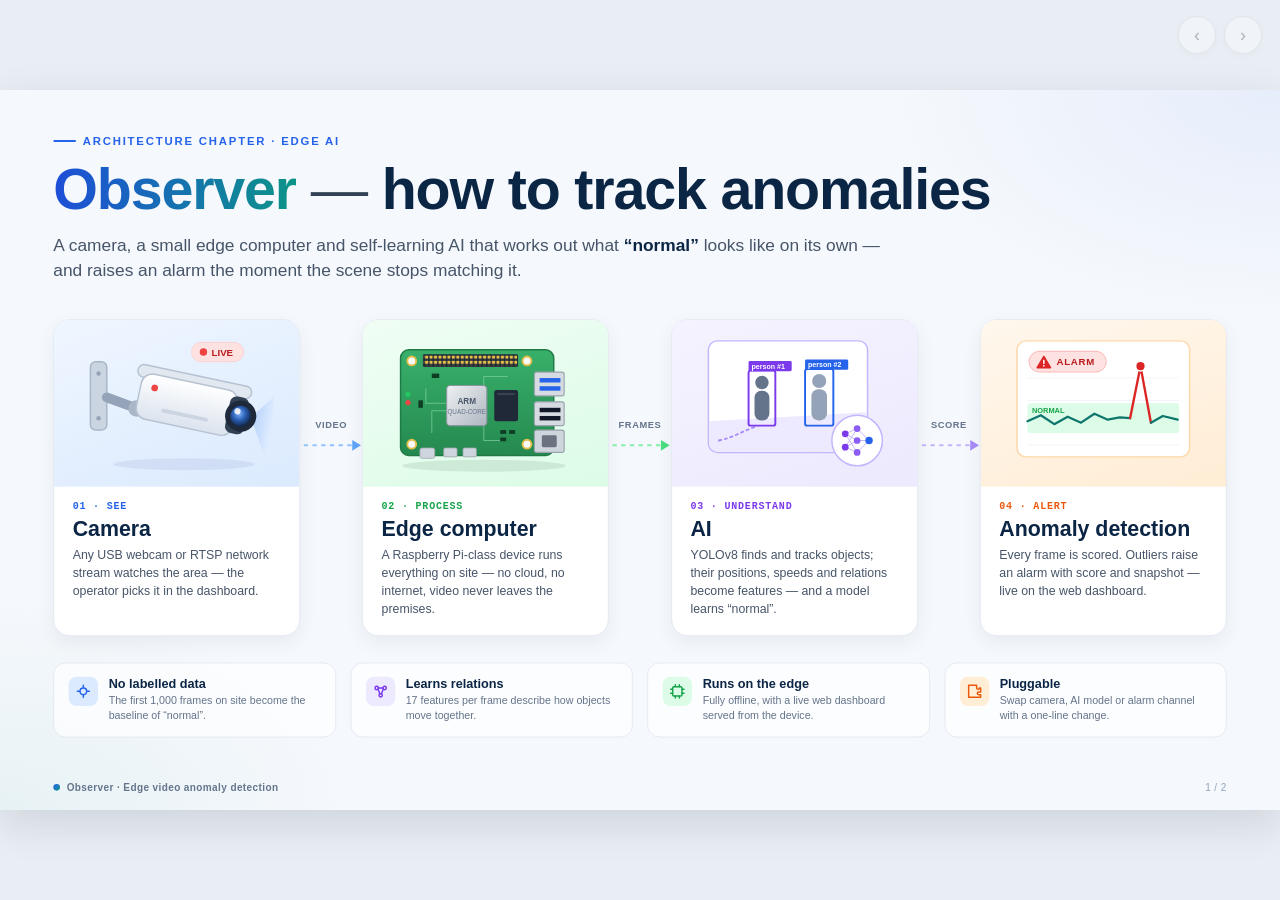
<file: Observer/Documents/Observer-Architecture-Slides.html>
<!DOCTYPE html>
<html lang="en">
<head>
<meta charset="UTF-8">
<meta name="viewport" content="width=device-width, initial-scale=1.0">
<title>Observer — how to track anomalies</title>
<style>
  :root{
    --bg:#f5f8fc;
    --card:#ffffff;
    --line:#dbe3ee;
    --navy:#0b2545;
    --text:#1e293b;
    --dim:#64748b;
    --blue:#2563eb;
    --violet:#7c3aed;
    --teal:#0d9488;
    --orange:#ea580c;
    --red:#dc2626;
    --cyan:#0891b2;
    --mono:"Cascadia Code",Consolas,"Courier New",monospace;
  }
  *{box-sizing:border-box;}
  html,body{margin:0;height:100%;overflow:hidden;background:#e9eef5;
    font-family:"Segoe UI",-apple-system,BlinkMacSystemFont,Roboto,Helvetica,Arial,sans-serif;color:var(--text);}
  .viewport{position:fixed;inset:0;display:flex;align-items:center;justify-content:center;}
  .stage{position:relative;width:1920px;height:1080px;flex:none;transform-origin:center center;
    background:
      radial-gradient(900px 520px at 100% 0%, rgba(37,99,235,.07), transparent 65%),
      radial-gradient(800px 480px at 0% 100%, rgba(13,148,136,.06), transparent 65%),
      var(--bg);
    box-shadow:0 20px 60px rgba(15,23,42,.12);overflow:hidden;}
  .slide{position:absolute;inset:0;padding:64px 80px 0;opacity:0;visibility:hidden;
    transition:opacity .45s ease, transform .45s ease;transform:translateX(30px);}
  .slide.active{opacity:1;visibility:visible;transform:none;}
  .slide.prev{transform:translateX(-30px);}

  .eyebrow{display:inline-flex;align-items:center;gap:10px;font-size:17px;font-weight:600;letter-spacing:.16em;
    text-transform:uppercase;color:var(--blue);}
  .eyebrow::before{content:"";width:34px;height:3px;border-radius:2px;background:var(--blue);}
  h1{margin:18px 0 0;font-size:86px;line-height:1.02;font-weight:800;color:var(--navy);letter-spacing:-.02em;}
  h1 .accent{background:linear-gradient(90deg,#1d4ed8,#0d9488);-webkit-background-clip:text;background-clip:text;color:transparent;}
  h1 .thin{font-weight:300;color:#334155;}
  h2{margin:12px 0 0;font-size:52px;line-height:1.05;font-weight:800;color:var(--navy);letter-spacing:-.015em;}
  .lead{margin:22px 0 0;max-width:1250px;font-size:26px;line-height:1.45;color:#475569;}
  .lead b{color:var(--navy);}

  .footer{position:absolute;left:80px;right:80px;bottom:26px;display:flex;justify-content:space-between;
    align-items:center;font-size:15px;color:#94a3b8;letter-spacing:.04em;}
  .footer .brand{display:flex;align-items:center;gap:10px;font-weight:600;color:#64748b;}
  .footer .brand i{width:10px;height:10px;border-radius:50%;background:linear-gradient(135deg,#2563eb,#0d9488);}

  /* ---------- slide 1: flow ---------- */
  .flow{display:flex;align-items:stretch;justify-content:space-between;margin-top:54px;}
  .step{width:370px;background:var(--card);border:1px solid var(--line);border-radius:24px;
    box-shadow:0 10px 30px rgba(15,23,42,.06);overflow:hidden;display:flex;flex-direction:column;}
  .step .art{height:250px;display:flex;align-items:center;justify-content:center;position:relative;}
  .step .art svg{width:290px;height:224px;}
  .step.s1 .art{background:linear-gradient(160deg,#eff6ff,#dbeafe);}
  .step.s2 .art{background:linear-gradient(160deg,#f0fdf4,#dcfce7);}
  .step.s3 .art{background:linear-gradient(160deg,#f5f3ff,#ede9fe);}
  .step.s4 .art{background:linear-gradient(160deg,#fff7ed,#ffedd5);}
  .step .body{padding:22px 28px 26px;}
  .step .num{font-family:var(--mono);font-size:15px;font-weight:700;letter-spacing:.08em;}
  .s1 .num{color:var(--blue);} .s2 .num{color:#16a34a;} .s3 .num{color:var(--violet);} .s4 .num{color:var(--orange);}
  .step h3{margin:6px 0 8px;font-size:32px;font-weight:750;color:var(--navy);}
  .step p{margin:0;font-size:18.5px;line-height:1.45;color:#475569;}
  .connector{flex:1;display:flex;flex-direction:column;align-items:center;justify-content:center;
    padding-bottom:120px;gap:8px;}
  .connector span{font-size:14px;font-weight:600;color:#64748b;letter-spacing:.06em;text-transform:uppercase;white-space:nowrap;}
  .connector svg{width:100%;height:30px;overflow:visible;}
  .dash{stroke-dasharray:7 7;animation:dash 1.2s linear infinite;}
  @keyframes dash{to{stroke-dashoffset:-28;}}

  .highlights{display:grid;grid-template-columns:repeat(4,1fr);gap:22px;margin-top:40px;}
  .hl{display:flex;gap:16px;align-items:flex-start;padding:20px 22px;background:rgba(255,255,255,.7);
    border:1px solid var(--line);border-radius:18px;}
  .hl .ico{flex:none;width:44px;height:44px;border-radius:12px;display:flex;align-items:center;justify-content:center;}
  .hl .ico svg{width:24px;height:24px;}
  .hl b{display:block;font-size:19px;color:var(--navy);margin-bottom:3px;}
  .hl span{font-size:16px;line-height:1.4;color:#64748b;}

  /* ---------- slide 2: architecture ---------- */
  .s2head{display:flex;justify-content:space-between;align-items:flex-end;}
  .s2head .sub{margin:10px 0 0;font-size:21px;color:#475569;}
  .legend{display:flex;gap:26px;font-size:15px;color:#475569;padding-bottom:6px;}
  .legend div{display:flex;align-items:center;gap:8px;}
  .arch{display:block;width:1760px;height:auto;margin-top:22px;}
  .arch text{font-family:"Segoe UI",-apple-system,Roboto,Helvetica,Arial,sans-serif;}
  .arch .mono{font-family:var(--mono);}

  /* ---------- animations ---------- */
  .blink{animation:blink 1.4s ease-in-out infinite;}
  @keyframes blink{50%{opacity:.25;}}
  .pulse{transform-box:fill-box;transform-origin:center;animation:pulse 1.8s ease-out infinite;}
  @keyframes pulse{from{transform:scale(1);opacity:.7;}to{transform:scale(3.4);opacity:0;}}
  .flowdot{animation:flowdot 2.4s linear infinite;}

  /* ---------- nav ---------- */
  .nav{position:fixed;right:18px;top:16px;display:flex;gap:8px;z-index:5;opacity:.35;transition:opacity .2s;}
  .nav:hover{opacity:1;}
  .nav button{width:38px;height:38px;border-radius:50%;border:1px solid #cbd5e1;background:#fff;color:#334155;
    font-size:18px;cursor:pointer;box-shadow:0 2px 8px rgba(15,23,42,.08);}
  .nav button:hover{background:#eff6ff;}

  @media print{
    @page{size:1920px 1080px;margin:0;}
    html,body{overflow:visible;background:#fff;}
    .viewport{position:static;display:block;}
    .stage{transform:none!important;box-shadow:none;height:auto;background:none;}
    .slide{position:relative;opacity:1;visibility:visible;transform:none;height:1080px;page-break-after:always;
      background:radial-gradient(900px 520px at 100% 0%, rgba(37,99,235,.07), transparent 65%),var(--bg);}
    .nav{display:none;}
  }
</style>
</head>
<body>
<div class="viewport">
<div class="stage" id="stage">

<!-- ===================== SLIDE 1 ===================== -->
<section class="slide">
  <div class="eyebrow">Architecture Chapter · Edge AI</div>
  <h1><span class="accent">Observer</span> <span class="thin">—</span> how to track anomalies</h1>
  <p class="lead">A camera, a small edge computer and self-learning AI that works out what <b>“normal”</b> looks like
    on its own — and raises an alarm the moment the scene stops matching it.</p>

  <div class="flow">
    <!-- 1. Camera -->
    <div class="step s1">
      <div class="art">
        <svg viewBox="0 0 260 200" aria-label="Camera">
          <defs>
            <linearGradient id="camBody" x1="0" y1="0" x2="0" y2="1"><stop offset="0" stop-color="#ffffff"/><stop offset="1" stop-color="#dbe3ee"/></linearGradient>
            <radialGradient id="lens" cx=".4" cy=".4" r=".7"><stop offset="0" stop-color="#7fb2ff"/><stop offset=".45" stop-color="#2b5fb4"/><stop offset="1" stop-color="#0b1a30"/></radialGradient>
            <linearGradient id="fov" x1="0" y1="0" x2="1" y2="0"><stop offset="0" stop-color="#3b82f6" stop-opacity=".28"/><stop offset="1" stop-color="#3b82f6" stop-opacity="0"/></linearGradient>
          </defs>
          <ellipse cx="140" cy="182" rx="95" ry="8" fill="#1e3a8a" opacity=".08"/>
          <rect x="14" y="44" width="22" height="92" rx="7" fill="#cbd5e1" stroke="#a9b6c8" stroke-width="2"/>
          <circle cx="25" cy="60" r="3" fill="#94a3b8"/><circle cx="25" cy="120" r="3" fill="#94a3b8"/>
          <path d="M36 92 L74 106" stroke="#94a3b8" stroke-width="13" stroke-linecap="round"/>
          <circle cx="76" cy="107" r="11" fill="#a9b6c8"/>
          <g transform="rotate(12 140 100)">
            <polygon points="232,100 262,58 262,150" fill="url(#fov)"/>
            <rect x="70" y="60" width="156" height="17" rx="8.5" fill="#e2e8f0" stroke="#b6c2d1" stroke-width="2"/>
            <rect x="78" y="70" width="132" height="62" rx="15" fill="url(#camBody)" stroke="#b6c2d1" stroke-width="2"/>
            <rect x="200" y="76" width="26" height="50" rx="9" fill="#334155"/>
            <circle cx="218" cy="101" r="21" fill="#1e293b"/>
            <circle cx="218" cy="101" r="14" fill="url(#lens)"/>
            <circle cx="212.5" cy="95.5" r="4.2" fill="#fff" opacity=".85"/>
            <circle cx="97" cy="88" r="4.5" fill="#ef4444" class="blink"/>
            <rect x="112" y="113" width="64" height="5" rx="2.5" fill="#cbd5e1"/>
          </g>
          <g transform="translate(150 18)">
            <rect width="70" height="26" rx="13" fill="#fee2e2" stroke="#fecaca"/>
            <circle cx="16" cy="13" r="5" fill="#ef4444" class="blink"/>
            <text x="27" y="18" font-size="13" font-weight="700" fill="#b91c1c" font-family="Segoe UI,Arial">LIVE</text>
          </g>
        </svg>
      </div>
      <div class="body">
        <div class="num">01 · SEE</div>
        <h3>Camera</h3>
        <p>Any USB webcam or RTSP network stream watches the area — the operator picks it in the dashboard.</p>
      </div>
    </div>

    <div class="connector">
      <span>video</span>
      <svg viewBox="0 0 100 30" preserveAspectRatio="none"><line x1="6" y1="15" x2="84" y2="15" stroke="#93c5fd" stroke-width="3" class="dash"/><polygon points="84,7 98,15 84,23" fill="#60a5fa"/></svg>
    </div>

    <!-- 2. Edge computer -->
    <div class="step s2">
      <div class="art">
        <svg viewBox="0 0 260 200" aria-label="Edge computer board">
          <defs>
            <pattern id="pins" width="6" height="7" patternUnits="userSpaceOnUse"><rect x="1" y="1" width="4" height="4" rx=".6" fill="#e4bd4a"/></pattern>
            <linearGradient id="soc" x1="0" y1="0" x2="1" y2="1"><stop offset="0" stop-color="#eef1f4"/><stop offset="1" stop-color="#aeb6bf"/></linearGradient>
            <linearGradient id="pcb" x1="0" y1="0" x2="0" y2="1"><stop offset="0" stop-color="#38b06a"/><stop offset="1" stop-color="#25894f"/></linearGradient>
          </defs>
          <ellipse cx="128" cy="184" rx="110" ry="8" fill="#14532d" opacity=".1"/>
          <rect x="16" y="28" width="206" height="142" rx="11" fill="url(#pcb)" stroke="#1f7a45" stroke-width="2"/>
          <g fill="#f8fafc" stroke="#e4bd4a" stroke-width="2.5">
            <circle cx="31" cy="43" r="6"/><circle cx="31" cy="155" r="6"/><circle cx="186" cy="43" r="6"/><circle cx="186" cy="155" r="6"/>
          </g>
          <rect x="46" y="34" width="128" height="17" rx="2" fill="#1f2937"/>
          <rect x="47" y="35" width="126" height="15" fill="url(#pins)"/>
          <g stroke="#7dd3a0" stroke-width="1.4" fill="none" opacity=".7">
            <path d="M80 110 H58 V140"/><path d="M80 100 H50 V80"/><path d="M128 128 V150 H150"/><path d="M128 80 V64 H160"/>
          </g>
          <rect x="78" y="76" width="54" height="54" rx="5" fill="url(#soc)" stroke="#8b95a1" stroke-width="1.5"/>
          <text x="105" y="101" text-anchor="middle" font-size="11" font-weight="700" fill="#475569" font-family="Segoe UI,Arial">ARM</text>
          <text x="105" y="115" text-anchor="middle" font-size="8.5" fill="#64748b" font-family="Segoe UI,Arial">QUAD-CORE</text>
          <rect x="142" y="82" width="32" height="42" rx="3" fill="#1f2937"/>
          <rect x="146" y="86" width="24" height="3" fill="#374151"/>
          <rect x="196" y="58" width="40" height="32" rx="3" fill="#d6dbe1" stroke="#9aa3ad" stroke-width="1.5"/>
          <rect x="203" y="66" width="28" height="6" fill="#2563eb"/><rect x="203" y="77" width="28" height="6" fill="#2563eb"/>
          <rect x="196" y="98" width="40" height="32" rx="3" fill="#d6dbe1" stroke="#9aa3ad" stroke-width="1.5"/>
          <rect x="203" y="106" width="28" height="6" fill="#111827"/><rect x="203" y="117" width="28" height="6" fill="#111827"/>
          <rect x="196" y="136" width="40" height="30" rx="3" fill="#cfd5dc" stroke="#9aa3ad" stroke-width="1.5"/>
          <rect x="206" y="143" width="20" height="16" rx="2" fill="#6b7280"/>
          <rect x="42" y="160" width="20" height="14" rx="3" fill="#cfd5dc" stroke="#9aa3ad"/>
          <rect x="74" y="160" width="18" height="12" rx="2" fill="#cfd5dc" stroke="#9aa3ad"/>
          <rect x="100" y="160" width="18" height="12" rx="2" fill="#cfd5dc" stroke="#9aa3ad"/>
          <g fill="#0f3d24"><rect x="150" y="136" width="8" height="5"/><rect x="162" y="136" width="8" height="5"/><rect x="150" y="146" width="8" height="5"/><rect x="58" y="60" width="10" height="6"/><rect x="40" y="96" width="6" height="10"/></g>
          <circle cx="26" cy="88" r="3.5" fill="#22c55e" class="blink"/><circle cx="26" cy="99" r="3.5" fill="#ef4444"/>
        </svg>
      </div>
      <div class="body">
        <div class="num">02 · PROCESS</div>
        <h3>Edge computer</h3>
        <p>A Raspberry Pi-class device runs everything on site — no cloud, no internet, video never leaves the premises.</p>
      </div>
    </div>

    <div class="connector">
      <span>frames</span>
      <svg viewBox="0 0 100 30" preserveAspectRatio="none"><line x1="6" y1="15" x2="84" y2="15" stroke="#86efac" stroke-width="3" class="dash"/><polygon points="84,7 98,15 84,23" fill="#4ade80"/></svg>
    </div>

    <!-- 3. AI -->
    <div class="step s3">
      <div class="art">
        <svg viewBox="0 0 260 200" aria-label="AI object detection">
          <rect x="14" y="16" width="214" height="150" rx="12" fill="#ffffff" stroke="#c4b5fd" stroke-width="2"/>
          <path d="M15 124 L227 112 V154 a11 11 0 0 1 -11 11 H26 a11 11 0 0 1 -11 -11 Z" fill="#ede9fe"/>
          <path d="M28 150 C48 146 58 138 76 132" stroke="#a78bfa" stroke-width="2.5" stroke-dasharray="3 5" fill="none" stroke-linecap="round"/>
          <g fill="#64748b"><circle cx="86" cy="72" r="9"/><rect x="76" y="83" width="20" height="40" rx="9"/></g>
          <g fill="#94a3b8"><circle cx="163" cy="70" r="9.5"/><rect x="152.5" y="81" width="21" height="42" rx="9.5"/></g>
          <rect x="68" y="56" width="36" height="74" rx="3" fill="none" stroke="#7c3aed" stroke-width="2.6"/>
          <rect x="68" y="43" width="58" height="14" rx="2" fill="#7c3aed"/>
          <text x="72" y="53.5" font-size="9.5" font-weight="700" fill="#fff" font-family="Segoe UI,Arial">person #1</text>
          <rect x="144" y="54" width="38" height="76" rx="3" fill="none" stroke="#2563eb" stroke-width="2.6"/>
          <rect x="144" y="41" width="58" height="14" rx="2" fill="#2563eb"/>
          <text x="148" y="51.5" font-size="9.5" font-weight="700" fill="#fff" font-family="Segoe UI,Arial">person #2</text>
          <g transform="translate(214 150)">
            <circle r="34" fill="#fff" stroke="#c4b5fd" stroke-width="2"/>
            <g stroke="#c4b5fd" stroke-width="1.3">
              <path d="M-16 -9 L0 -16 M-16 -9 L0 0 M-16 -9 L0 16 M-16 9 L0 -16 M-16 9 L0 0 M-16 9 L0 16 M0 -16 L16 0 M0 0 L16 0 M0 16 L16 0"/>
            </g>
            <g fill="#7c3aed"><circle cx="-16" cy="-9" r="4.5"/><circle cx="-16" cy="9" r="4.5"/></g>
            <g fill="#8b5cf6"><circle cx="0" cy="-16" r="4.5"/><circle cx="0" cy="0" r="4.5" class="blink"/><circle cx="0" cy="16" r="4.5"/></g>
            <circle cx="16" cy="0" r="5" fill="#2563eb"/>
          </g>
        </svg>
      </div>
      <div class="body">
        <div class="num">03 · UNDERSTAND</div>
        <h3>AI</h3>
        <p>YOLOv8 finds and tracks objects; their positions, speeds and relations become features — and a model learns “normal”.</p>
      </div>
    </div>

    <div class="connector">
      <span>score</span>
      <svg viewBox="0 0 100 30" preserveAspectRatio="none"><line x1="6" y1="15" x2="84" y2="15" stroke="#c4b5fd" stroke-width="3" class="dash"/><polygon points="84,7 98,15 84,23" fill="#a78bfa"/></svg>
    </div>

    <!-- 4. Anomaly detection -->
    <div class="step s4">
      <div class="art">
        <svg viewBox="0 0 260 200" aria-label="Anomaly chart">
          <rect x="14" y="16" width="232" height="156" rx="12" fill="#ffffff" stroke="#fed7aa" stroke-width="2"/>
          <g stroke="#f1f5f9" stroke-width="1.5"><path d="M28 66 H232 M28 96 H232 M28 126 H232 M28 156 H232"/></g>
          <rect x="28" y="100" width="204" height="40" rx="4" fill="#dcfce7"/>
          <text x="34" y="113" font-size="10" font-weight="700" fill="#16a34a" font-family="Segoe UI,Arial">NORMAL</text>
          <path d="M28 124 L46 116 L64 128 L82 118 L100 126 L118 114 L136 122 L152 119 L166 120" stroke="#0f766e" stroke-width="3" fill="none" stroke-linejoin="round" stroke-linecap="round"/>
          <path d="M166 120 L180 50 L194 126" stroke="#dc2626" stroke-width="3.2" fill="none" stroke-linejoin="round" stroke-linecap="round"/>
          <path d="M194 126 L210 117 L230 122" stroke="#0f766e" stroke-width="3" fill="none" stroke-linejoin="round" stroke-linecap="round"/>
          <circle cx="180" cy="50" r="6" fill="#dc2626" class="pulse"/>
          <circle cx="180" cy="50" r="6.5" fill="#dc2626" stroke="#fff" stroke-width="2"/>
          <g transform="translate(30 30)">
            <rect width="104" height="28" rx="14" fill="#fee2e2" stroke="#fca5a5"/>
            <path d="M20 7 L29 22 H11 Z" fill="#dc2626" stroke="#dc2626" stroke-width="2" stroke-linejoin="round"/>
            <rect x="19" y="11.5" width="2" height="5.5" fill="#fff"/><rect x="19" y="18.5" width="2" height="2" fill="#fff"/>
            <text x="37" y="19" font-size="13" font-weight="800" fill="#b91c1c" letter-spacing="1" font-family="Segoe UI,Arial">ALARM</text>
          </g>
        </svg>
      </div>
      <div class="body">
        <div class="num">04 · ALERT</div>
        <h3>Anomaly detection</h3>
        <p>Every frame is scored. Outliers raise an alarm with score and snapshot — live on the web dashboard.</p>
      </div>
    </div>
  </div>

  <div class="highlights">
    <div class="hl"><div class="ico" style="background:#dbeafe"><svg viewBox="0 0 24 24" fill="none" stroke="#2563eb" stroke-width="2.2" stroke-linecap="round" stroke-linejoin="round"><path d="M12 3v3M12 18v3M3 12h3M18 12h3"/><circle cx="12" cy="12" r="5"/></svg></div>
      <div><b>No labelled data</b><span>The first 1,000 frames on site become the baseline of “normal”.</span></div></div>
    <div class="hl"><div class="ico" style="background:#ede9fe"><svg viewBox="0 0 24 24" fill="none" stroke="#7c3aed" stroke-width="2.2" stroke-linecap="round"><circle cx="6" cy="7" r="2.5"/><circle cx="18" cy="7" r="2.5"/><circle cx="12" cy="18" r="2.5"/><path d="M8 8.5l2.8 7M16 8.5l-2.8 7M8.5 7h7"/></svg></div>
      <div><b>Learns relations</b><span>17 features per frame describe how objects move together.</span></div></div>
    <div class="hl"><div class="ico" style="background:#dcfce7"><svg viewBox="0 0 24 24" fill="none" stroke="#16a34a" stroke-width="2.2" stroke-linecap="round" stroke-linejoin="round"><rect x="5" y="5" width="14" height="14" rx="2"/><path d="M9 2v3M15 2v3M9 19v3M15 19v3M2 9h3M2 15h3M19 9h3M19 15h3"/></svg></div>
      <div><b>Runs on the edge</b><span>Fully offline, with a live web dashboard served from the device.</span></div></div>
    <div class="hl"><div class="ico" style="background:#ffedd5"><svg viewBox="0 0 24 24" fill="none" stroke="#ea580c" stroke-width="2.2" stroke-linecap="round" stroke-linejoin="round"><path d="M9 3h6v4a2 2 0 1 0 4 0h2v6h-3a2 2 0 1 0 0 4h3v4H3V3h6"/></svg></div>
      <div><b>Pluggable</b><span>Swap camera, AI model or alarm channel with a one-line change.</span></div></div>
  </div>

  <div class="footer"><div class="brand"><i></i>Observer · Edge video anomaly detection</div><div>1 / 2</div></div>
</section>

<!-- ===================== SLIDE 2 ===================== -->
<section class="slide" style="padding-top:52px">
  <div class="s2head">
    <div>
      <div class="eyebrow">Architecture</div>
      <h2>Inside Observer — a modular edge pipeline</h2>
      <p class="sub">Every component sits behind an interface · the Supervisor coordinates · everything runs on one device</p>
    </div>
    <div class="legend">
      <div><svg width="40" height="12"><line x1="0" y1="6" x2="32" y2="6" stroke="#64748b" stroke-width="2.5"/><polygon points="31,1 40,6 31,11" fill="#64748b"/></svg>data flow</div>
      <div><svg width="40" height="12"><line x1="0" y1="6" x2="32" y2="6" stroke="#ea580c" stroke-width="2.5"/><polygon points="31,1 40,6 31,11" fill="#ea580c"/></svg>alarms</div>
      <div><svg width="40" height="12"><line x1="0" y1="6" x2="32" y2="6" stroke="#94a3b8" stroke-width="2.5" stroke-dasharray="5 4"/><polygon points="31,1 40,6 31,11" fill="#94a3b8"/></svg>display / optional</div>
    </div>
  </div>

  <svg class="arch" viewBox="0 0 1760 790" aria-label="Observer architecture diagram">
    <defs>
      <filter id="sh" x="-10%" y="-10%" width="120%" height="130%"><feDropShadow dx="0" dy="4" stdDeviation="6" flood-color="#0f172a" flood-opacity=".07"/></filter>
      <marker id="aG" viewBox="0 0 10 10" refX="8" refY="5" markerWidth="7" markerHeight="7" orient="auto-start-reverse"><path d="M0 0 L10 5 L0 10 Z" fill="#64748b"/></marker>
      <marker id="aO" viewBox="0 0 10 10" refX="8" refY="5" markerWidth="7" markerHeight="7" orient="auto-start-reverse"><path d="M0 0 L10 5 L0 10 Z" fill="#ea580c"/></marker>
      <marker id="aL" viewBox="0 0 10 10" refX="8" refY="5" markerWidth="7" markerHeight="7" orient="auto-start-reverse"><path d="M0 0 L10 5 L0 10 Z" fill="#94a3b8"/></marker>
      <marker id="aC" viewBox="0 0 10 10" refX="8" refY="5" markerWidth="7" markerHeight="7" orient="auto-start-reverse"><path d="M0 0 L10 5 L0 10 Z" fill="#0891b2"/></marker>
    </defs>

    <!-- Edge device boundary -->
    <rect x="1" y="8" width="1580" height="776" rx="26" fill="#eef3fa" stroke="#bfcde0" stroke-width="2" stroke-dasharray="9 7"/>
    <g transform="translate(26 22)">
      <rect width="26" height="22" rx="4" fill="#dcfce7" stroke="#16a34a" stroke-width="1.6"/>
      <rect x="7" y="6" width="12" height="10" rx="1.5" fill="#16a34a"/>
    </g>
    <text x="62" y="39" font-size="16" font-weight="800" fill="#0b2545" letter-spacing="2">EDGE DEVICE</text>
    <text x="206" y="39" font-size="15" fill="#64748b">·  Raspberry Pi-class computer · Python 3.12 · fully offline</text>

    <!-- annotated frame (display only) -->
    <path d="M420 100 V68 H1428 V96" fill="none" stroke="#94a3b8" stroke-width="2.2" stroke-dasharray="6 5" marker-end="url(#aL)"/>
    <rect x="760" y="57" width="226" height="22" rx="11" fill="#eef3fa"/>
    <text x="873" y="73" font-size="13.5" text-anchor="middle" fill="#64748b" font-style="italic">annotated frame · display only</text>

    <!-- 1 Camera source -->
    <g filter="url(#sh)"><rect x="24" y="100" width="220" height="190" rx="14" fill="#fff" stroke="#d6dfeb" stroke-width="1.5"/></g>
    <rect x="38" y="100" width="192" height="4" rx="2" fill="#2563eb"/>
    <text x="42" y="132" class="mono" font-size="13" font-weight="700" fill="#2563eb">IVideoSource</text>
    <text x="42" y="160" font-size="17" font-weight="750" fill="#0b2545">CameraVideoSource</text>
    <text x="42" y="190" font-size="14" fill="#475569">OpenCV capture</text>
    <text x="42" y="211" font-size="14" fill="#475569">USB webcam or RTSP</text>
    <text x="42" y="232" font-size="14" fill="#475569">camera chosen in UI</text>
    <text x="42" y="272" class="mono" font-size="12.5" fill="#2563eb">out: frame</text>
    <g transform="translate(196 118)"><rect width="30" height="20" rx="5" fill="#dbeafe"/><circle cx="15" cy="10" r="5.5" fill="#2563eb"/><circle cx="15" cy="10" r="2.4" fill="#dbeafe"/></g>

    <!-- 2 Video encoder -->
    <g filter="url(#sh)"><rect x="300" y="100" width="240" height="190" rx="14" fill="#fff" stroke="#d6dfeb" stroke-width="1.5"/></g>
    <rect x="314" y="100" width="212" height="4" rx="2" fill="#7c3aed"/>
    <text x="318" y="132" class="mono" font-size="13" font-weight="700" fill="#7c3aed">IVideoEncoder</text>
    <text x="318" y="160" font-size="17" font-weight="750" fill="#0b2545">YOLOVideoEncoder</text>
    <text x="318" y="190" font-size="14" fill="#475569">YOLOv8n object detection</text>
    <text x="318" y="211" font-size="14" fill="#475569">ByteTrack tracking + IDs</text>
    <text x="318" y="232" font-size="14" fill="#475569">pos · speed · size · class</text>
    <text x="318" y="272" class="mono" font-size="12.5" fill="#7c3aed">out: StateVector[]</text>

    <!-- 3 Feature encoder -->
    <g filter="url(#sh)"><rect x="596" y="100" width="260" height="190" rx="14" fill="#fff" stroke="#d6dfeb" stroke-width="1.5"/></g>
    <rect x="610" y="100" width="232" height="4" rx="2" fill="#7c3aed"/>
    <text x="614" y="132" class="mono" font-size="13" font-weight="700" fill="#7c3aed">IFeatureEncoder</text>
    <text x="614" y="160" font-size="15" font-weight="750" fill="#0b2545">FrameMergingFeatureEncoder</text>
    <text x="614" y="190" font-size="14" fill="#475569">all objects in a frame → 1 vector</text>
    <text x="614" y="211" font-size="14" fill="#475569">17 features: count, distance,</text>
    <text x="614" y="232" font-size="14" fill="#475569">speed, relative motion</text>
    <text x="614" y="272" class="mono" font-size="12.5" fill="#7c3aed">out: FeatureVector</text>

    <!-- pipeline arrows -->
    <path d="M244 195 H294" stroke="#64748b" stroke-width="2.5" marker-end="url(#aG)"/>
    <path d="M540 195 H590" stroke="#64748b" stroke-width="2.5" marker-end="url(#aG)"/>
    <path d="M856 195 H920" stroke="#64748b" stroke-width="2.5" marker-end="url(#aG)"/>

    <!-- 4 Supervisor (core) -->
    <g filter="url(#sh)"><rect x="926" y="100" width="250" height="420" rx="16" fill="#fff" stroke="#1e3a8a" stroke-width="2"/></g>
    <text x="1051" y="130" class="mono" font-size="13" font-weight="700" fill="#1e3a8a" text-anchor="middle">core</text>
    <text x="1051" y="157" font-size="23" font-weight="800" fill="#0b2545" text-anchor="middle">Supervisor</text>
    <text x="1051" y="178" font-size="13.5" fill="#64748b" text-anchor="middle">state machine · per-frame loop</text>
    <text x="1051" y="196" class="mono" font-size="12" fill="#94a3b8" text-anchor="middle">thread: supervisor-loop</text>
    <g class="mono" font-size="12.5" font-weight="700" text-anchor="middle">
      <rect x="956" y="212" width="190" height="32" rx="16" fill="#f1f5f9" stroke="#cbd5e1"/>
      <text x="1051" y="233" fill="#475569">IDLE</text>
      <rect x="956" y="268" width="190" height="32" rx="16" fill="#eff6ff" stroke="#bfdbfe"/>
      <text x="1051" y="289" fill="#1d4ed8">COLLECTING_DATA</text>
      <rect x="956" y="324" width="190" height="32" rx="16" fill="#f5f3ff" stroke="#ddd6fe"/>
      <text x="1051" y="345" fill="#6d28d9">TRAINING</text>
      <rect x="936" y="380" width="106" height="32" rx="16" fill="#ecfdf5" stroke="#a7f3d0"/>
      <text x="989" y="401" fill="#047857" font-size="11.5">MONITORING</text>
      <rect x="1062" y="380" width="106" height="32" rx="16" fill="#fef2f2" stroke="#fecaca"/>
      <text x="1115" y="401" fill="#b91c1c" font-size="11.5">ALARM_ACTIVE</text>
    </g>
    <g stroke="#94a3b8" stroke-width="2" fill="none">
      <path d="M1051 244 V262" marker-end="url(#aL)"/>
      <path d="M1051 300 V318" marker-end="url(#aL)"/>
      <path d="M1000 356 V374" marker-end="url(#aL)"/>
      <path d="M1043 391 H1056" marker-end="url(#aL)"/>
      <path d="M1061 402 H1048" marker-end="url(#aL)"/>
    </g>
    <text x="1051" y="446" font-size="13" fill="#475569" text-anchor="middle">baseline = first 1,000 frames</text>
    <text x="1051" y="468" font-size="13" fill="#64748b" text-anchor="middle">Stop → IDLE from any state</text>
    <text x="1051" y="488" font-size="13" fill="#64748b" text-anchor="middle">(also recovers from ERROR)</text>

    <!-- Supervisor <-> Detector -->
    <path d="M1010 520 V584" stroke="#0d9488" stroke-width="2.5" marker-end="url(#aG)"/>
    <path d="M1092 590 V526" stroke="#0d9488" stroke-width="2.5" marker-end="url(#aG)"/>
    <text x="1000" y="560" font-size="13.5" fill="#0f766e" text-anchor="end" font-weight="600">fit(baseline)</text>
    <text x="1102" y="560" font-size="13.5" fill="#0f766e" font-weight="600">anomaly score</text>

    <!-- Anomaly detector -->
    <g filter="url(#sh)"><rect x="926" y="590" width="250" height="184" rx="14" fill="#fff" stroke="#d6dfeb" stroke-width="1.5"/></g>
    <rect x="940" y="590" width="222" height="4" rx="2" fill="#0d9488"/>
    <text x="944" y="620" class="mono" font-size="13" font-weight="700" fill="#0d9488">IAnomalyDetector</text>
    <rect x="944" y="634" width="214" height="40" rx="10" fill="#f0fdfa" stroke="#99f6e4"/>
    <text x="958" y="659" font-size="14.5" font-weight="700" fill="#0b2545">Isolation Forest</text>
    <text x="1148" y="659" font-size="12" fill="#0f766e" text-anchor="end">scikit-learn</text>
    <rect x="944" y="682" width="214" height="40" rx="10" fill="#f0fdfa" stroke="#99f6e4"/>
    <text x="958" y="707" font-size="14.5" font-weight="700" fill="#0b2545">Autoencoder</text>
    <text x="1148" y="707" font-size="12" fill="#0f766e" text-anchor="end">PyTorch</text>
    <text x="1051" y="752" font-size="13" fill="#64748b" text-anchor="middle">model picked per run in dashboard</text>

    <!-- Web controller -->
    <g filter="url(#sh)"><rect x="1300" y="100" width="256" height="200" rx="14" fill="#fff" stroke="#d6dfeb" stroke-width="1.5"/></g>
    <rect x="1314" y="100" width="228" height="4" rx="2" fill="#0891b2"/>
    <text x="1318" y="132" class="mono" font-size="13" font-weight="700" fill="#0891b2">IController</text>
    <text x="1318" y="160" font-size="17" font-weight="750" fill="#0b2545">WebController</text>
    <text x="1318" y="190" font-size="14" fill="#475569">FastAPI · Uvicorn · main thread</text>
    <text x="1318" y="211" font-size="14" fill="#475569">dashboard + live MJPEG video</text>
    <text x="1318" y="232" font-size="14" fill="#475569">REST: status · alerts · control</text>
    <text x="1318" y="276" class="mono" font-size="12" fill="#0891b2">/ · /video_feed · /api/*</text>

    <!-- Supervisor <-> Web -->
    <text x="1238" y="150" class="mono" font-size="12.5" font-weight="700" fill="#0e7490" text-anchor="middle">ISupervisorPort</text>
    <path d="M1176 196 H1294" stroke="#0891b2" stroke-width="2.4" marker-end="url(#aC)"/>
    <text x="1238" y="187" font-size="12.5" fill="#475569" text-anchor="middle">status snapshots</text>
    <path d="M1300 240 H1182" stroke="#0891b2" stroke-width="2.4" marker-end="url(#aC)"/>
    <text x="1238" y="231" font-size="12.5" fill="#475569" text-anchor="middle">start · stop · select</text>

    <!-- Alarm handler -->
    <g filter="url(#sh)"><rect x="1300" y="380" width="256" height="170" rx="14" fill="#fff" stroke="#d6dfeb" stroke-width="1.5"/></g>
    <rect x="1314" y="380" width="228" height="4" rx="2" fill="#ea580c"/>
    <text x="1318" y="411" class="mono" font-size="13" font-weight="700" fill="#ea580c">IAlarmHandler</text>
    <text x="1318" y="438" font-size="16" font-weight="750" fill="#0b2545">CompositeAlarmHandler</text>
    <text x="1318" y="466" font-size="14" fill="#475569">→ console logger</text>
    <text x="1318" y="487" font-size="14" fill="#475569">→ dashboard alarm list</text>
    <text x="1318" y="524" font-size="12.5" fill="#64748b" font-style="italic">a failing sink can't stop the loop</text>

    <!-- Supervisor -> Alarm, Alarm -> Web -->
    <path d="M1176 456 H1294" stroke="#ea580c" stroke-width="2.6" marker-end="url(#aO)"/>
    <text x="1238" y="446" font-size="13" font-weight="700" fill="#ea580c" text-anchor="middle">AlarmEvent</text>
    <text x="1238" y="476" font-size="12" fill="#64748b" text-anchor="middle">score + snapshot</text>
    <path d="M1428 380 V306" stroke="#ea580c" stroke-width="2.6" marker-end="url(#aO)"/>
    <text x="1438" y="348" font-size="13" fill="#ea580c" font-weight="600">alarms</text>

    <!-- Future sinks -->
    <path d="M1428 550 V600" stroke="#fdba74" stroke-width="2.2" stroke-dasharray="6 5" marker-end="url(#aO)"/>
    <rect x="1300" y="606" width="256" height="96" rx="14" fill="#fff7ed" stroke="#fdba74" stroke-width="1.6" stroke-dasharray="7 5"/>
    <text x="1318" y="635" class="mono" font-size="12.5" font-weight="700" fill="#ea580c">extension point</text>
    <text x="1318" y="662" font-size="16" font-weight="700" fill="#9a3412">e-mail · webhook · SMS</text>
    <text x="1318" y="686" font-size="13" fill="#9a3412" opacity=".8">add a sink = implement 1 interface</text>

    <!-- Operator browser (outside the device) -->
    <path d="M1556 200 H1612" stroke="#0891b2" stroke-width="2.4" marker-start="url(#aC)" marker-end="url(#aC)"/>
    <text x="1584" y="190" font-size="12" fill="#0e7490" text-anchor="middle" font-weight="600">HTTP</text>
    <g filter="url(#sh)"><rect x="1616" y="120" width="140" height="150" rx="12" fill="#fff" stroke="#d6dfeb" stroke-width="1.5"/></g>
    <path d="M1616 132 a12 12 0 0 1 12 -12 H1744 a12 12 0 0 1 12 12 V142 H1616 Z" fill="#f1f5f9"/>
    <circle cx="1630" cy="131" r="3.5" fill="#f87171"/><circle cx="1642" cy="131" r="3.5" fill="#fbbf24"/><circle cx="1654" cy="131" r="3.5" fill="#34d399"/>
    <rect x="1628" y="152" width="76" height="56" rx="5" fill="#dbeafe"/>
    <rect x="1640" y="164" width="22" height="34" rx="2" fill="none" stroke="#7c3aed" stroke-width="2"/>
    <rect x="1712" y="152" width="32" height="14" rx="3" fill="#dcfce7"/>
    <rect x="1712" y="172" width="32" height="14" rx="3" fill="#fee2e2"/>
    <rect x="1712" y="192" width="32" height="14" rx="3" fill="#fee2e2"/>
    <rect x="1628" y="218" width="116" height="8" rx="4" fill="#e2e8f0"/>
    <rect x="1628" y="218" width="70" height="8" rx="4" fill="#2563eb"/>
    <rect x="1628" y="236" width="50" height="20" rx="10" fill="#0b2545"/>
    <text x="1686" y="296" font-size="15" font-weight="750" fill="#0b2545" text-anchor="middle">Operator</text>
    <text x="1686" y="316" font-size="12.5" fill="#64748b" text-anchor="middle">any browser on site</text>
    <text x="1686" y="334" font-size="12.5" fill="#64748b" text-anchor="middle">no internet needed</text>

    <!-- CSV side channel -->
    <path d="M726 290 V344" stroke="#94a3b8" stroke-width="2.2" stroke-dasharray="6 5" marker-end="url(#aL)"/>
    <rect x="596" y="350" width="260" height="104" rx="14" fill="#f8fafc" stroke="#cbd5e1" stroke-width="1.6" stroke-dasharray="7 5"/>
    <text x="614" y="378" class="mono" font-size="12.5" font-weight="700" fill="#64748b">optional side channel</text>
    <text x="614" y="403" font-size="15" font-weight="700" fill="#0b2545">FeatureVectorCsvWriter</text>
    <text x="614" y="428" font-size="13.5" fill="#475569">→ feature_vectors.csv</text>
    <text x="614" y="446" font-size="12.5" fill="#64748b">offline analysis, never fed back</text>

    <!-- Config -->
    <rect x="596" y="490" width="260" height="104" rx="14" fill="#fff" stroke="#d6dfeb" stroke-width="1.5"/>
    <text x="614" y="518" class="mono" font-size="12.5" font-weight="700" fill="#64748b">src/config.py</text>
    <text x="614" y="543" font-size="15" font-weight="700" fill="#0b2545">Config</text>
    <text x="614" y="567" font-size="13.5" fill="#475569">env vars / .env overrides</text>
    <text x="614" y="585" font-size="12.5" fill="#64748b">works with zero configuration</text>

    <!-- Wiring -->
    <rect x="596" y="630" width="260" height="144" rx="14" fill="#fff" stroke="#d6dfeb" stroke-width="1.5"/>
    <text x="614" y="658" class="mono" font-size="12.5" font-weight="700" fill="#64748b">main.py</text>
    <text x="614" y="683" font-size="15" font-weight="700" fill="#0b2545">Composition root</text>
    <text x="614" y="707" font-size="13.5" fill="#475569">the only place that knows</text>
    <text x="614" y="726" font-size="13.5" fill="#475569">concrete classes — swap any</text>
    <text x="614" y="745" font-size="13.5" fill="#475569">component in one line</text>

    <!-- Design principles -->
    <rect x="24" y="330" width="532" height="444" rx="16" fill="#fff" stroke="#d6dfeb" stroke-width="1.5"/>
    <text x="48" y="366" font-size="19" font-weight="800" fill="#0b2545">How it's built</text>
    <g class="mono" font-size="13" font-weight="700" text-anchor="middle">
      <rect x="48" y="386" width="172" height="34" rx="9" fill="#f5f3ff" stroke="#ddd6fe"/><text x="134" y="408" fill="#6d28d9">implementations/</text>
      <rect x="252" y="386" width="96" height="34" rx="9" fill="#eff6ff" stroke="#bfdbfe"/><text x="300" y="408" fill="#1e3a8a">core/</text>
      <rect x="380" y="386" width="152" height="34" rx="9" fill="#f1f5f9" stroke="#cbd5e1"/><text x="456" y="408" fill="#334155">interfaces/</text>
    </g>
    <path d="M222 403 H246" stroke="#64748b" stroke-width="2" marker-end="url(#aG)"/>
    <path d="M350 403 H374" stroke="#64748b" stroke-width="2" marker-end="url(#aG)"/>
    <text x="48" y="444" font-size="13" fill="#64748b">dependencies point one way — never back to concrete classes</text>
    <g font-size="14.5" fill="#475569">
      <circle cx="54" cy="483" r="5" fill="#7c3aed"/>
      <text x="68" y="488"><tspan font-weight="700" fill="#0b2545">Strategy pattern</tspan> — 7 interfaces (ABCs), swappable parts</text>
      <circle cx="54" cy="523" r="5" fill="#1e3a8a"/>
      <text x="68" y="528"><tspan font-weight="700" fill="#0b2545">Two threads</tspan> — web server on main, Supervisor loop</text>
      <text x="68" y="548">in background; Supervisor only pushes data out</text>
      <circle cx="54" cy="583" r="5" fill="#0d9488"/>
      <text x="68" y="588"><tspan font-weight="700" fill="#0b2545">Self-learning</tspan> — unsupervised, no labelled dataset;</text>
      <text x="68" y="608">“normal” is whatever the camera usually sees</text>
      <circle cx="54" cy="643" r="5" fill="#16a34a"/>
      <text x="68" y="648"><tspan font-weight="700" fill="#0b2545">Offline by design</tspan> — no cloud, UI assets vendored</text>
      <circle cx="54" cy="683" r="5" fill="#ea580c"/>
      <text x="68" y="688"><tspan font-weight="700" fill="#0b2545">Fault isolation</tspan> — a failing dashboard or alarm</text>
      <text x="68" y="708">sink can't take the processing loop down</text>
      <circle cx="54" cy="743" r="5" fill="#64748b"/>
      <text x="68" y="748"><tspan font-weight="700" fill="#0b2545">Testable</tspan> — pytest suite, no camera or network needed</text>
    </g>
  </svg>

  <div class="footer"><div class="brand"><i></i>Observer · Edge video anomaly detection</div><div>2 / 2</div></div>
</section>

</div>
</div>

<div class="nav">
  <button id="prevBtn" title="Previous (←)">&#8249;</button>
  <button id="nextBtn" title="Next (→ / Space)">&#8250;</button>
</div>

<script>
  const slides=[...document.querySelectorAll('.slide')];
  let cur=0;
  function show(i){
    cur=Math.max(0,Math.min(slides.length-1,i));
    slides.forEach((s,k)=>{s.classList.toggle('active',k===cur);s.classList.toggle('prev',k<cur);});
  }
  function fit(){
    const s=Math.min(innerWidth/1920,innerHeight/1080);
    document.getElementById('stage').style.transform=`scale(${s})`;
  }
  addEventListener('resize',fit);
  addEventListener('keydown',e=>{
    if(['ArrowRight','PageDown',' ','Enter'].includes(e.key)){e.preventDefault();show(cur+1);}
    if(['ArrowLeft','PageUp','Backspace'].includes(e.key)){e.preventDefault();show(cur-1);}
    if(e.key==='Home')show(0);
    if(e.key==='End')show(slides.length-1);
  });
  document.getElementById('prevBtn').onclick=()=>show(cur-1);
  document.getElementById('nextBtn').onclick=()=>show(cur+1);
  fit();show((parseInt(location.hash.slice(1),10)||1)-1);
</script>
</body>
</html>
</file>
